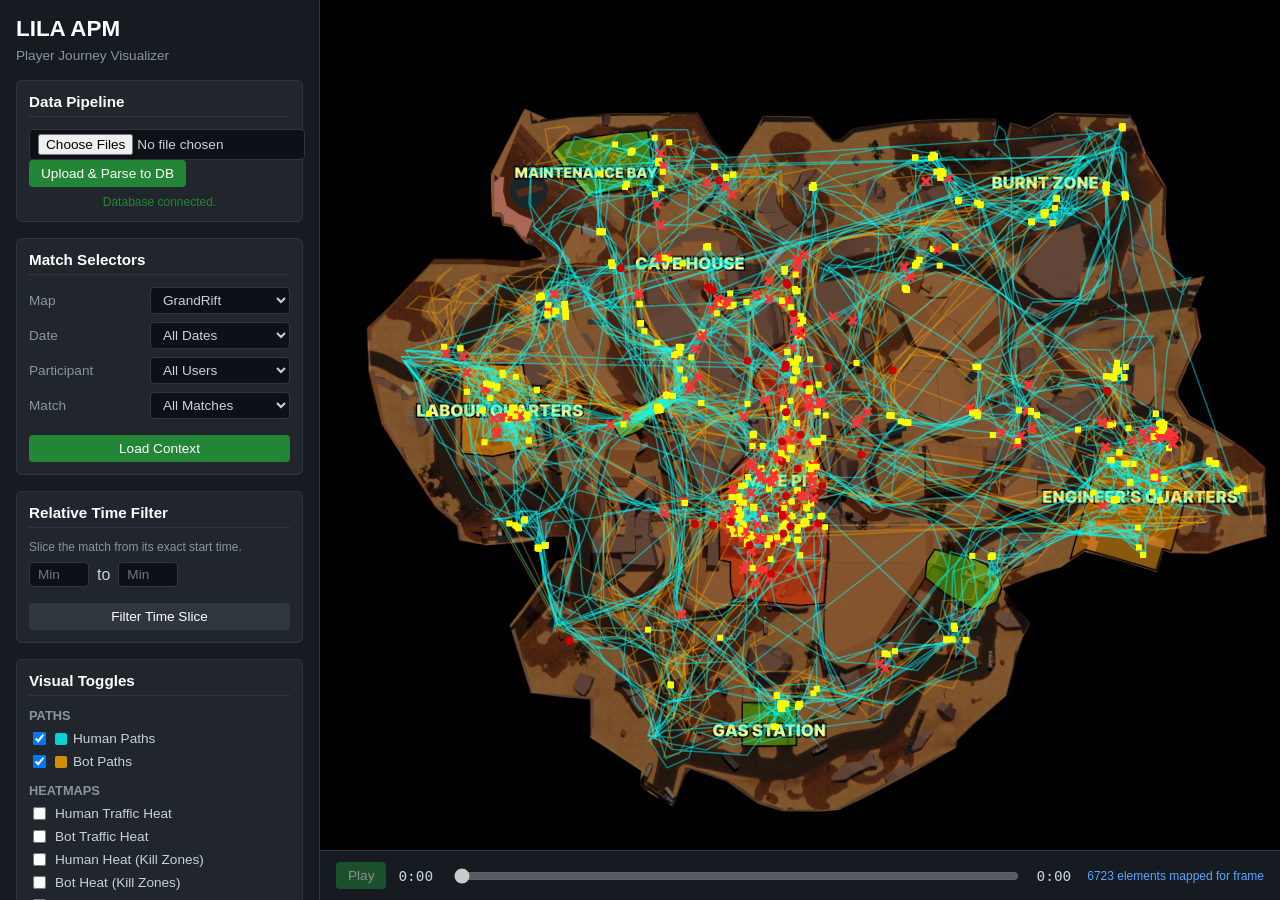
<file: public/index.html>
<!DOCTYPE html>
<html lang="en">
<head>
  <meta charset="UTF-8">
  <title>LILA APM - Match Visualizer (v3)</title>
  <link rel="stylesheet" href="style.css">
</head>
<body>
  
  <div id="sidebar">
    <div class="header">
      <h1>LILA APM</h1>
      <span>Player Journey Visualizer</span>
    </div>

    <!-- 1: Data Pipeline -->
    <div class="control-card">
      <h3>Data Pipeline</h3>
      <input type="file" id="parquet-upload" multiple accept=".parquet,.nakama-0">
      <button id="upload-btn" class="btn primary">Upload & Parse to DB</button>
      <div id="upload-status">No database loaded. Upload Parquet files to begin.</div>
    </div>

    <!-- 2: Global Selectors -->
    <div class="control-card">
        <h3>Match Selectors</h3>
        
        <div class="selector-row">
            <label>Map</label>
            <select id="map-select"><option value="none">Waiting for DB...</option></select>
        </div>
        <div class="selector-row">
            <label>Date</label>
            <select id="date-select"><option value="all">All Dates</option></select>
        </div>
        <div class="selector-row">
            <label>Participant</label>
            <select id="user-select"><option value="all">All Users</option></select>
        </div>
        <div class="selector-row">
            <label>Match</label>
            <select id="match-select"><option value="all">All Matches</option></select>
        </div>
        
        <button id="apply-selectors" class="btn primary w-full">Load Context</button>
    </div>

    <!-- 3: Relative Time Filtering -->
    <div class="control-card time-panel">
        <h3>Relative Time Filter</h3>
        <p class="desc">Slice the match from its exact start time.</p>
        
        <div class="time-inputs">
            <input type="number" id="time-rel-start" placeholder="Min" min="0" step="1">
            <span>to</span>
            <input type="number" id="time-rel-end" placeholder="Min" min="0" step="1">
        </div>
        <button id="apply-time-relative" class="btn secondary w-full">Filter Time Slice</button>
    </div>

    <!-- 4: Visual Toggles (Bots vs Humans) -->
    <div class="control-card">
        <h3>Visual Toggles</h3>

        <div class="toggle-group paths-toggles">
            <h4>Paths</h4>
            <label><input type="checkbox" id="chk-human-paths" checked> <div class="swatch human"></div> Human Paths</label>
            <label><input type="checkbox" id="chk-bot-paths" checked> <div class="swatch bot"></div> Bot Paths</label>
        </div>

        <div class="toggle-group heatmap-toggles">
            <h4>Heatmaps</h4>
            <label><input type="checkbox" id="chk-heat-human-path"> Human Traffic Heat</label>
            <label><input type="checkbox" id="chk-heat-bot-path"> Bot Traffic Heat</label>
            
            <label><input type="checkbox" id="chk-heat-human-kill"> Human Heat (Kill Zones)</label>
            <label><input type="checkbox" id="chk-heat-bot-kill"> Bot Heat (Kill Zones)</label>
            
            <label><input type="checkbox" id="chk-heat-human-death"> Human Heat (Death Zones)</label>
            <label><input type="checkbox" id="chk-heat-bot-death"> Bot Heat (Death Zones)</label>
        </div>

        <div class="toggle-group events-toggles">
            <h4>Events</h4>
            <label><input type="checkbox" id="chk-ev-human-kill" checked> Human Kills</label>
            <label><input type="checkbox" id="chk-ev-bot-kill" checked> Bot Kills</label>
            <hr>
            <label><input type="checkbox" id="chk-ev-human-death" checked> Human Deaths</label>
            <label><input type="checkbox" id="chk-ev-human-storm" checked> Human Storm Deaths</label>
            <hr>
            <label><input type="checkbox" id="chk-ev-bot-death" checked> Bot Deaths</label>
            <label><input type="checkbox" id="chk-ev-bot-storm" checked> Bot Storm Deaths</label>
            <hr>
            <label><input type="checkbox" id="chk-ev-loot" checked> Loot Spawns</label>
        </div>
    </div>
  </div>

  <div id="main-view">
    <div id="canvas-wrapper">
        <canvas id="minimap" width="1024" height="1024"></canvas>
    </div>
    
    <!-- Timeline Scrubber Engine -->
    <div id="timeline">
        <div class="scrub-controls">
            <button id="btn-play" class="btn primary" disabled>Play</button>
            <span id="time-current">0:00</span>
        </div>
        
        <div id="scrub-track-wrapper">
            <!-- This wrapper captures clicks when the scrubber is disabled for UI feedback -->
            <input type="range" id="scrubber" min="0" max="0" value="0" disabled>
        </div>
        
        <div class="scrub-stats">
            <span id="time-total">0:00</span>
            <span id="event-counter">0 events mapped</span>
        </div>
    </div>
  </div>

  <script src="app.js"></script>
</body>
</html>
</file>
<file: public/style.css>
:root {
  --bg-dark: #0d1117;
  --bg-card: #161b22;
  --bg-panel: #21262d;
  --border-color: #30363d;
  --text-primary: #c9d1d9;
  --text-muted: #8b949e;
  
  --accent: #58a6ff;
  --accent-hover: #1f6feb;
  --primary: #238636;
  --primary-hover: #2ea043;
  --danger: #da3633;

  --human-color: #00ffff;
  --bot-color: #ffaa00;
}

* { box-sizing: border-box; font-family: -apple-system, BlinkMacSystemFont, "Segoe UI", Helvetica, Arial, sans-serif; }

body {
  margin: 0; padding: 0;
  display: flex;
  height: 100vh;
  background-color: var(--bg-dark);
  color: var(--text-primary);
  overflow: hidden;
}

/* --- Layout --- */

#sidebar {
  width: 320px;
  background: var(--bg-card);
  border-right: 1px solid var(--border-color);
  padding: 16px;
  overflow-y: auto;
  display: flex;
  flex-direction: column;
  gap: 16px;
}

#main-view {
  flex: 1;
  display: flex;
  flex-direction: column;
  position: relative;
  overflow: hidden;
}

#canvas-wrapper {
  flex: 1;
  background: #000;
  display: flex;
  justify-content: center;
  align-items: center;
  overflow: hidden;
  position: relative;
  cursor: grab;
}

#canvas-wrapper:active { cursor: grabbing; }

canvas { display: block; transform-origin: 0 0; }

/* --- Sidebar Components --- */

.header h1 { margin: 0 0 4px 0; font-size: 1.4rem; color: #fff; }
.header span { font-size: 0.85rem; color: var(--text-muted); }

.control-card {
  background: var(--bg-panel);
  border: 1px solid var(--border-color);
  border-radius: 6px;
  padding: 12px;
}

.control-card h3 {
  margin: 0 0 12px 0;
  font-size: 0.95rem;
  color: #fff;
  border-bottom: 1px solid var(--border-color);
  padding-bottom: 6px;
}

.selector-row {
  display: flex; justify-content: space-between; align-items: center;
  margin-bottom: 8px;
}
.selector-row label { font-size: 0.85rem; color: var(--text-muted); }
select, input[type="text"], input[type="number"], input[type="file"] {
  background: var(--bg-dark);
  border: 1px solid var(--border-color);
  color: var(--text-primary);
  border-radius: 4px;
  padding: 4px 8px;
  font-size: 0.85rem;
}

select { width: 140px; }

.btn {
  cursor: pointer;
  border: none;
  border-radius: 4px;
  padding: 6px 12px;
  font-size: 0.85rem;
  font-weight: 500;
  transition: background 0.2s;
}
.btn:disabled { opacity: 0.5; cursor: not-allowed; }
.btn.primary { background: var(--primary); color: #fff; }
.btn.primary:hover:not(:disabled) { background: var(--primary-hover); }
.btn.secondary { background: var(--border-color); color: #fff; }
.btn.secondary:hover:not(:disabled) { background: #4b525d; }
.w-full { width: 100%; margin-top: 8px; }

#upload-status {
  font-size: 0.75rem; color: var(--text-muted); margin-top: 8px; text-align: center;
}

.time-panel .desc { font-size: 0.75rem; color: var(--text-muted); margin: 0 0 8px 0; }
.time-inputs { display: flex; gap: 8px; align-items: center; margin-bottom: 8px; }
.time-inputs input { width: 60px; }

/* Checkboxes */
.toggle-group { margin-bottom: 12px; }
.toggle-group h4 { margin: 0 0 6px 0; font-size: 0.8rem; color: var(--text-muted); text-transform: uppercase; }
.toggle-group label {
  display: flex; align-items: center; gap: 6px;
  font-size: 0.85rem; margin-bottom: 4px; cursor: pointer;
}
.toggle-group hr { border: none; border-top: 1px solid var(--border-color); margin: 6px 0; }

.swatch { width: 12px; height: 12px; border-radius: 2px; }
.swatch.human { background: var(--human-color); opacity: 0.8; }
.swatch.bot { background: var(--bot-color); opacity: 0.8; }

/* --- Timeline Scrubber --- */

#timeline {
  height: 50px;
  background: var(--bg-card);
  border-top: 1px solid var(--border-color);
  display: flex;
  align-items: center;
  padding: 0 16px;
  gap: 16px;
}

.scrub-controls { display: flex; align-items: center; gap: 12px; min-width: 100px; }
#time-current, #time-total { font-variant-numeric: tabular-nums; font-family: monospace; font-size: 0.9rem; }

#scrub-track-wrapper { flex: 1; display: flex; align-items: center; cursor: pointer; }
#scrubber { width: 100%; cursor: pointer; }
#scrubber:disabled { cursor: not-allowed; }

.scrub-stats { display: flex; align-items: center; gap: 16px; min-width: 150px; justify-content: flex-end; }
#event-counter { font-size: 0.75rem; color: var(--accent); white-space: nowrap; }
</file>
